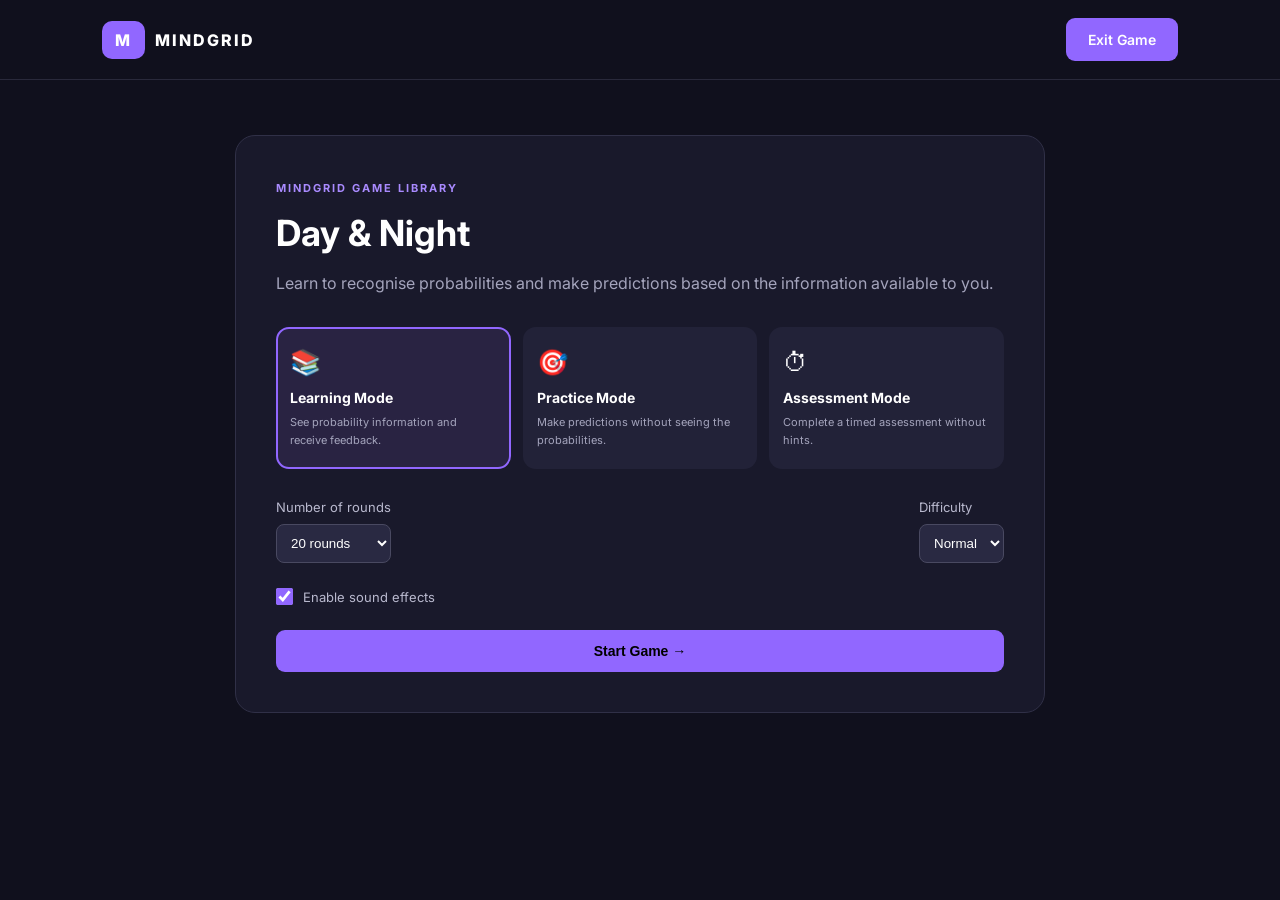
<file: day-night.html>
<!DOCTYPE html>
<html lang="en">
<head>
    <meta charset="UTF-8">
    <meta name="viewport" content="width=device-width, initial-scale=1.0">
    <title>Day & Night | MindGrid</title>
    <link rel="stylesheet" href="../css/style.css">
    <link rel="stylesheet" href="../css/games.css">
</head>

<body class="game-page">

    <header class="navbar">
        <a href="../index.html" class="logo">
            <span class="logo-icon">M</span>
            MINDGRID
        </a>

        <a href="../index.html" class="nav-button">Exit Game</a>
    </header>

    <main class="game-container">

        <section id="setup-screen" class="game-panel">

            <span class="eyebrow">MINDGRID GAME LIBRARY</span>
            <h1>Day & Night</h1>

            <p class="game-description">
                Learn to recognise probabilities and make predictions
                based on the information available to you.
            </p>

            <div class="mode-options">

                <button class="mode-card selected" data-mode="learning">
                    <span class="mode-icon">📚</span>
                    <h3>Learning Mode</h3>
                    <p>See probability information and receive feedback.</p>
                </button>

                <button class="mode-card" data-mode="practice">
                    <span class="mode-icon">🎯</span>
                    <h3>Practice Mode</h3>
                    <p>Make predictions without seeing the probabilities.</p>
                </button>

                <button class="mode-card" data-mode="assessment">
                    <span class="mode-icon">⏱</span>
                    <h3>Assessment Mode</h3>
                    <p>Complete a timed assessment without hints.</p>
                </button>

            </div>

           	
<div class="game-settings">

    <div>
        <label for="round-count">Number of rounds</label>
        <select id="round-count">
            <option value="10">10 rounds</option>
            <option value="20" selected>20 rounds</option>
            <option value="30">30 rounds</option>
        </select>
    </div>

    <div>
        <label for="difficulty">Difficulty</label>
        <select id="difficulty">
            <option value="easy">Easy</option>
            <option value="normal" selected>Normal</option>
            <option value="hard">Hard</option>
        </select>
    </div>

</div>

<label class="sound-option">
    <input type="checkbox" id="sound-enabled" checked>
    Enable sound effects
</label>


            <button id="start-game" class="primary-button start-button">
                Start Game →
            </button>

        </section>


        <section id="playing-screen" class="game-panel hidden">

            <div class="game-top-bar">
                <div>
                    <span class="game-category">DAY & NIGHT</span>
                    <h2 id="mode-title">Learning Mode</h2>
                </div>

                <div class="game-score">
                    <span>SCORE</span>
                    <strong id="score">0</strong>
                </div>
            </div>

<div class="progress-information">
    <span id="round-number">ROUND 1 / 20</span>
    <span id="timer">00:00 elapsed</span>
</div>

<div id="round-timer" class="round-timer"></div>



            <div class="progress-track">
                <div id="progress-bar"></div>
            </div>

            <div class="symbol-area">

                <h2>What is your prediction?</h2>

                <div class="symbol-pair">

                    <div class="symbol-card">
                        <span id="symbol-one">☀</span>
                    </div>

                    <span class="symbol-plus">+</span>

                    <div class="symbol-card">
                        <span id="symbol-two">★</span>
                    </div>

                </div>

                <p id="combination-name">Combination A</p>

            </div>

            <div id="probability-information" class="probability-box">
                <span>PROBABILITY INFORMATION</span>
                <div class="probability-values">
                    <div>
                        <strong id="day-probability">70%</strong>
                        <span>DAY</span>
                    </div>

                    <div>
                        <strong id="night-probability">30%</strong>
                        <span>NIGHT</span>
                    </div>
                </div>
            </div>

            <div class="prediction-buttons">

                <button id="predict-day" class="prediction-button day-button">
                    <span>☀</span>
                    <strong>DAY</strong>
                    <small>Press 1</small>
                </button>

                <button id="predict-night" class="prediction-button night-button">
                    <span>☾</span>
                    <strong>NIGHT</strong>
                    <small>Press 2</small>
                </button>

            </div>

            <div id="feedback" class="feedback hidden">
                <h3 id="feedback-title">Correct!</h3>
                <p id="feedback-message"></p>
                <button id="next-round" class="primary-button">
                    Next Round →
                </button>
            </div>

            <p class="game-instructions" id="game-instructions">
                Select the outcome you believe is most likely.
            </p>

        </section>


        <section id="results-screen" class="game-panel hidden">

            <span class="eyebrow">GAME COMPLETE</span>

            <h1>Challenge completed!</h1>

            <p class="game-description">
                Here's how you performed.
            </p>

            <div class="result-main">
                <span>YOUR SCORE</span>
                <h2 id="final-score">0</h2>
                <p id="final-percentage">0% accuracy</p>
            </div>

            <div class="result-grid">

                <div class="result-stat">
                    <strong id="correct-count">0</strong>
                    <span>Correct</span>
                </div>

                <div class="result-stat">
                    <strong id="incorrect-count">0</strong>
                    <span>Incorrect</span>
                </div>

                <div class="result-stat">
                    <strong id="average-time">0s</strong>
                    <span>Average response</span>
                </div>

                <div class="result-stat">
                    <strong id="best-streak">0</strong>
                    <span>Best streak</span>
                </div>

            </div>

            <div id="review-area" class="review-area">
                <h3>Combination review</h3>
                <p>Your results for each symbol combination will appear here.</p>
                <div id="combination-review"></div>
            </div>

            <div class="results-buttons">
                <button id="retry-game" class="primary-button">
                    Play Again
                </button>

                <a href="../index.html" class="secondary-button">
                    Return Home
                </a>
            </div>

        </section>

    </main>

    <script src="../js/games/day-night.js"></script>

</body>
</html>
</file>
<file: css/style.css>
@import url('https://fonts.googleapis.com/css2?family=Inter:wght@400;500;600;700;800&display=swap');

:root {
    --background: #10101d;
    --surface: #19192b;
    --surface-hover: #22223a;
    --purple: #9167ff;
    --text: #ffffff;
    --muted: #a4a4bc;
}

* {
    margin: 0;
    padding: 0;
    box-sizing: border-box;
}

html {
    scroll-behavior: smooth;
}

body {
    background: var(--background);
    color: var(--text);
    font-family: 'Inter', Arial, sans-serif;
}

a {
    text-decoration: none;
    color: inherit;
}

.navbar {
    height: 80px;
    padding: 0 8%;
    display: flex;
    align-items: center;
    justify-content: space-between;
    border-bottom: 1px solid #29293b;
}

.logo {
    display: flex;
    align-items: center;
    gap: 10px;
    font-weight: 800;
    letter-spacing: 2px;
}

.logo-icon {
    background: var(--purple);
    padding: 9px 13px;
    border-radius: 10px;
}

nav {
    display: flex;
    gap: 35px;
    color: var(--muted);
    font-size: 14px;
}

nav a:hover {
    color: white;
}

.nav-button, .primary-button {
    background: var(--purple);
    padding: 13px 22px;
    border-radius: 9px;
    font-weight: 600;
    font-size: 14px;
}

.hero {
    min-height: 520px;
    padding: 80px 12%;
    display: flex;
    align-items: center;
    justify-content: space-between;
    gap: 40px;
    overflow: hidden;
}

.hero-content {
    max-width: 550px;
}

.eyebrow {
    color: #a98aff;
    font-size: 11px;
    font-weight: 700;
    letter-spacing: 2px;
}

.hero h1 {
    font-size: clamp(40px, 5vw, 64px);
    line-height: 1.12;
    margin: 22px 0;
}

.hero h1 span {
    color: var(--purple);
}

.hero p, .section-heading p, .about-section p {
    color: var(--muted);
    line-height: 1.8;
    font-size: 15px;
}

.hero-buttons {
    display: flex;
    gap: 15px;
    margin-top: 30px;
    align-items: center;
}

.secondary-button {
    border: 1px solid #44445d;
    padding: 12px 22px;
    border-radius: 9px;
    font-size: 14px;
}

.hero-graphic {
    position: relative;
    width: 320px;
    height: 320px;
    flex-shrink: 0;
    display: flex;
    justify-content: center;
    align-items: center;
}

.graphic-circle {
    position: absolute;
    border-radius: 50%;
    border: 2px solid #6542b8;
}

.circle-one {
    width: 270px;
    height: 270px;
}

.circle-two {
    width: 205px;
    height: 205px;
    border-color: #34345a;
}

.brain-icon {
    font-size: 95px;
    z-index: 1;
}

.floating-card {
    position: absolute;
    background: #27243e;
    border: 1px solid #51417b;
    padding: 13px 17px;
    border-radius: 12px;
    font-size: 13px;
    font-weight: 600;
}

.card-one {
    top: 20px;
    right: -15px;
}

.card-two {
    bottom: 45px;
    left: -20px;
}

.card-three {
    bottom: 0;
    right: 25px;
}

.stats {
    display: flex;
    justify-content: center;
    gap: 120px;
    padding: 35px 10px;
    background: #19192b;
    text-align: center;
}

.stats h2 {
    color: var(--purple);
    font-size: 30px;
}

.stats p {
    color: var(--muted);
    font-size: 12px;
    margin-top: 7px;
}

.games-section {
    padding: 90px 10%;
}

.section-heading {
    margin-bottom: 35px;
}

.section-heading h2, .about-section h2 {
    font-size: 32px;
    margin: 12px 0;
}

.game-grid {
    display: grid;
    grid-template-columns: repeat(3, 1fr);
    gap: 22px;
}

.game-card {
    background: var(--surface);
    border: 1px solid #29293e;
    border-radius: 15px;
    padding: 25px;
    transition: 0.2s;
    display: flex;
    flex-direction: column;
    min-height: 250px;
}

.game-card:hover {
    background: var(--surface-hover);
    transform: translateY(-5px);
    border-color: var(--purple);
}

.game-icon {
    width: 48px;
    height: 48px;
    border-radius: 12px;
    display: grid;
    place-items: center;
    font-size: 24px;
    margin-bottom: 22px;
}

.purple { background: #37275d; color: #b99aff; }
.orange { background: #54351e; }
.blue { background: #203e61; }
.green { background: #214b3d; }
.pink { background: #542c48; }
.yellow { background: #51451f; }

.game-category {
    font-size: 10px;
    color: var(--muted);
    letter-spacing: 1.5px;
}

.game-card h3 {
    font-size: 19px;
    margin: 10px 0;
}

.game-card p {
    color: var(--muted);
    font-size: 13px;
    line-height: 1.6;
}

.play-link {
    color: #b49aff;
    font-size: 13px;
    font-weight: 700;
    margin-top: auto;
    padding-top: 20px;
}

.about-section {
    text-align: center;
    padding: 80px 20%;
    background: #19192b;
}

.about-section p {
    max-width: 650px;
    margin: 0 auto;
}

footer {
    text-align: center;
    padding: 35px;
    color: var(--muted);
    font-size: 12px;
    line-height: 2;
}

footer .logo {
    justify-content: center;
    color: white;
    margin-bottom: 10px;
}

@media (max-width: 800px) {
    .navbar {
        padding: 0 5%;
    }

    nav {
        display: none;
    }

    .hero {
        padding: 65px 7%;
        flex-direction: column;
        text-align: center;
    }

    .hero-graphic {
        transform: scale(0.85);
    }

    .hero-buttons {
        justify-content: center;
    }

    .stats {
        gap: 30px;
    }

    .game-grid {
        grid-template-columns: repeat(2, 1fr);
    }

    .about-section {
        padding: 70px 8%;
    }
}

@media (max-width: 520px) {
    .nav-button {
        padding: 10px;
        font-size: 11px;
    }

    .game-grid {
        grid-template-columns: 1fr;
    }

    .stats {
        gap: 15px;
    }

    .stats h2 {
        font-size: 23px;
    }

    .stats p {
        font-size: 10px;
    }

    .hero-graphic {
        transform: scale(0.75);
        margin: -20px 0;
    }
}
.logout-button {
    padding: 10px 18px;
    background: transparent;
    border: 1px solid #8257ed;
    border-radius: 8px;
    color: white;
    font-weight: 600;
    cursor: pointer;
    transition: 0.2s;
}

.logout-button:hover {
    background: #8257ed;
}
</file>
<file: css/games.css>
/* DAY & NIGHT GAME STYLING */

.game-page {
    min-height: 100vh;
}

.game-container {
    max-width: 850px;
    margin: 55px auto;
    padding: 0 20px;
}

.game-panel {
    background: #19192b;
    border: 1px solid #303047;
    border-radius: 20px;
    padding: 40px;
}

.game-panel h1 {
    font-size: 36px;
    margin: 15px 0;
}

.game-description {
    color: #a4a4bc;
    line-height: 1.7;
    margin-bottom: 30px;
}

.hidden {
    display: none !important;
}

/* GAME MODE SELECTION */

.mode-options {
    display: grid;
    grid-template-columns: repeat(3, 1fr);
    gap: 12px;
    margin: 30px 0;
}

.mode-card {
    background: #222238;
    border: 2px solid transparent;
    border-radius: 13px;
    padding: 18px 12px;
    color: white;
    text-align: left;
    cursor: pointer;
    font-family: inherit;
}

.mode-card:hover,
.mode-card.selected {
    border-color: #9167ff;
    background: #292342;
}

.mode-icon {
    font-size: 25px;
}

.mode-card h3 {
    margin: 12px 0 8px;
    font-size: 14px;
}

.mode-card p {
    color: #a4a4bc;
    font-size: 11px;
    line-height: 1.6;
}

.game-settings {
    display: flex;
    justify-content: space-between;
    align-items: center;
    color: #b9b9ce;
    margin-bottom: 25px;
    gap: 15px;
}

.game-settings select {
    background: #292942;
    color: white;
    border: 1px solid #494961;
    border-radius: 8px;
    padding: 10px;
}

.start-button {
    width: 100%;
    border: none;
    cursor: pointer;
}

/* GAME SCREEN */

.game-top-bar {
    display: flex;
    justify-content: space-between;
    align-items: center;
}

.game-top-bar h2 {
    font-size: 21px;
    margin-top: 8px;
}

.game-category {
    color: #a98aff;
    font-size: 10px;
    letter-spacing: 2px;
    font-weight: 700;
}

.game-score {
    text-align: right;
}

.game-score span,
.game-score strong {
    display: block;
}

.game-score span {
    color: #a4a4bc;
    font-size: 10px;
}

.game-score strong {
    font-size: 27px;
    color: #a98aff;
}

.progress-information {
    display: flex;
    justify-content: space-between;
    color: #a4a4bc;
    font-size: 11px;
    margin-top: 35px;
}

.progress-track {
    height: 7px;
    background: #303047;
    border-radius: 10px;
    overflow: hidden;
    margin-top: 10px;
}

#progress-bar {
    height: 100%;
    width: 0;
    background: #9167ff;
    transition: width 0.3s;
}

/* SYMBOLS */

.symbol-area {
    text-align: center;
    margin: 40px 0 30px;
}

.symbol-area h2 {
    font-size: 23px;
    margin-bottom: 25px;
}

.symbol-pair {
    display: flex;
    justify-content: center;
    align-items: center;
    gap: 20px;
}

.symbol-card {
    width: 115px;
    height: 115px;
    background: #30294b;
    border: 1px solid #6853a1;
    border-radius: 20px;
    display: grid;
    place-items: center;
}

.symbol-card span {
    font-size: 65px;
}

.symbol-plus {
    font-size: 28px;
    color: #a98aff;
}

#combination-name {
    color: #a4a4bc;
    font-size: 12px;
    margin-top: 15px;
}

/* PROBABILITIES */

.probability-box {
    background: #222238;
    border-radius: 12px;
    padding: 17px;
    margin-bottom: 25px;
    text-align: center;
}

.probability-box > span {
    color: #a4a4bc;
    font-size: 10px;
    letter-spacing: 1.5px;
}

.probability-values {
    display: flex;
    justify-content: center;
    gap: 70px;
    margin-top: 12px;
}

.probability-values div {
    display: flex;
    flex-direction: column;
    gap: 4px;
}

.probability-values strong {
    font-size: 24px;
}

.probability-values span {
    font-size: 10px;
    color: #a4a4bc;
}

/* PREDICTION BUTTONS */

.prediction-buttons {
    display: grid;
    grid-template-columns: 1fr 1fr;
    gap: 15px;
}

.prediction-button {
    border: 2px solid transparent;
    border-radius: 13px;
    padding: 20px;
    display: flex;
    flex-direction: column;
    align-items: center;
    gap: 7px;
    cursor: pointer;
    font-family: inherit;
    color: white;
    transition: 0.2s;
}

.prediction-button:hover {
    transform: translateY(-3px);
}

.prediction-button span {
    font-size: 35px;
}

.prediction-button strong {
    font-size: 17px;
}

.prediction-button small {
    font-size: 11px;
    opacity: 0.8;
}

.day-button {
    background: #62491e;
    border-color: #a47c31;
}

.day-button:hover {
    background: #806027;
}

.night-button {
    background: #35345e;
    border-color: #6561a0;
}

.night-button:hover {
    background: #484477;
}

.prediction-button:disabled {
    opacity: 0.5;
    cursor: not-allowed;
    transform: none;
}

/* FEEDBACK */

.feedback {
    margin-top: 25px;
    padding: 20px;
    border-radius: 12px;
    background: #25253b;
    text-align: center;
}

.feedback h3 {
    font-size: 20px;
    margin-bottom: 8px;
}

.feedback p {
    color: #b7b7ca;
    font-size: 13px;
    line-height: 1.6;
    margin-bottom: 15px;
}

.feedback button {
    border: none;
    cursor: pointer;
}

.game-instructions {
    text-align: center;
    color: #a4a4bc;
    font-size: 11px;
    margin-top: 25px;
}

/* RESULTS */

.result-main {
    background: #292342;
    border-radius: 15px;
    padding: 30px;
    text-align: center;
    margin: 30px 0;
}

.result-main span {
    color: #b8a5ff;
    font-size: 11px;
    letter-spacing: 2px;
}

.result-main h2 {
    font-size: 65px;
    margin: 10px 0;
    color: #b49aff;
}

.result-main p {
    color: #b9b9ce;
}

.result-grid {
    display: grid;
    grid-template-columns: repeat(4, 1fr);
    gap: 12px;
    margin: 25px 0;
}

.result-stat {
    background: #222238;
    border-radius: 12px;
    padding: 18px 8px;
    text-align: center;
}

.result-stat strong,
.result-stat span {
    display: block;
}

.result-stat strong {
    font-size: 23px;
    color: #a98aff;
}

.result-stat span {
    color: #a4a4bc;
    font-size: 11px;
    margin-top: 6px;
}

.review-area {
    margin-top: 35px;
}

.review-area h3 {
    margin-bottom: 8px;
}

.review-area p {
    color: #a4a4bc;
    font-size: 12px;
}

.review-row {
    display: flex;
    justify-content: space-between;
    padding: 13px;
    background: #222238;
    border-radius: 8px;
    margin-top: 8px;
    font-size: 12px;
}

.results-buttons {
    display: flex;
    gap: 12px;
    margin-top: 30px;
}

.results-buttons button {
    border: none;
    cursor: pointer;
    flex: 1;
}

.results-buttons a {
    display: flex;
    align-items: center;
    justify-content: center;
}

/* MOBILE */

@media (max-width: 600px) {
    .game-container {
        margin: 25px auto;
    }

    .game-panel {
        padding: 22px;
    }

    .mode-options {
        grid-template-columns: 1fr;
    }

    .mode-card {
        display: grid;
        grid-template-columns: 40px 1fr;
        column-gap: 10px;
        align-items: center;
    }

    .mode-icon {
        grid-row: span 2;
    }

    .mode-card h3 {
        margin: 0 0 5px;
    }

    .symbol-card {
        width: 90px;
        height: 90px;
    }

    .symbol-card span {
        font-size: 50px;
    }

    .result-grid {
        grid-template-columns: repeat(2, 1fr);
    }

    .results-buttons {
        flex-direction: column;
    }
}

/* VERSION 2 ADDITIONS */

.game-settings {
    align-items: flex-end;
}

.game-settings > div {
    display: flex;
    flex-direction: column;
    gap: 9px;
}

.game-settings label {
    font-size: 13px;
}

.sound-option {
    display: flex;
    align-items: center;
    gap: 10px;
    color: #b9b9ce;
    font-size: 13px;
    margin-bottom: 25px;
    cursor: pointer;
}

.sound-option input {
    accent-color: #9167ff;
    width: 17px;
    height: 17px;
}

.round-timer {
    text-align: center;
    color: #ffbd69;
    font-size: 13px;
    font-weight: 700;
    margin-top: 12px;
}

.symbol-card {
    transition: transform 0.2s, opacity 0.2s;
}

.symbol-card:hover {
    transform: scale(1.04);
}

.prediction-button:focus-visible,
.mode-card:focus-visible {
    outline: 3px solid #c5aaff;
    outline-offset: 4px;
}

@media (max-width: 520px) {
    .game-settings {
        align-items: stretch;
        flex-direction: column;
    }

    .game-settings > div {
        width: 100%;
    }
}
</file>
